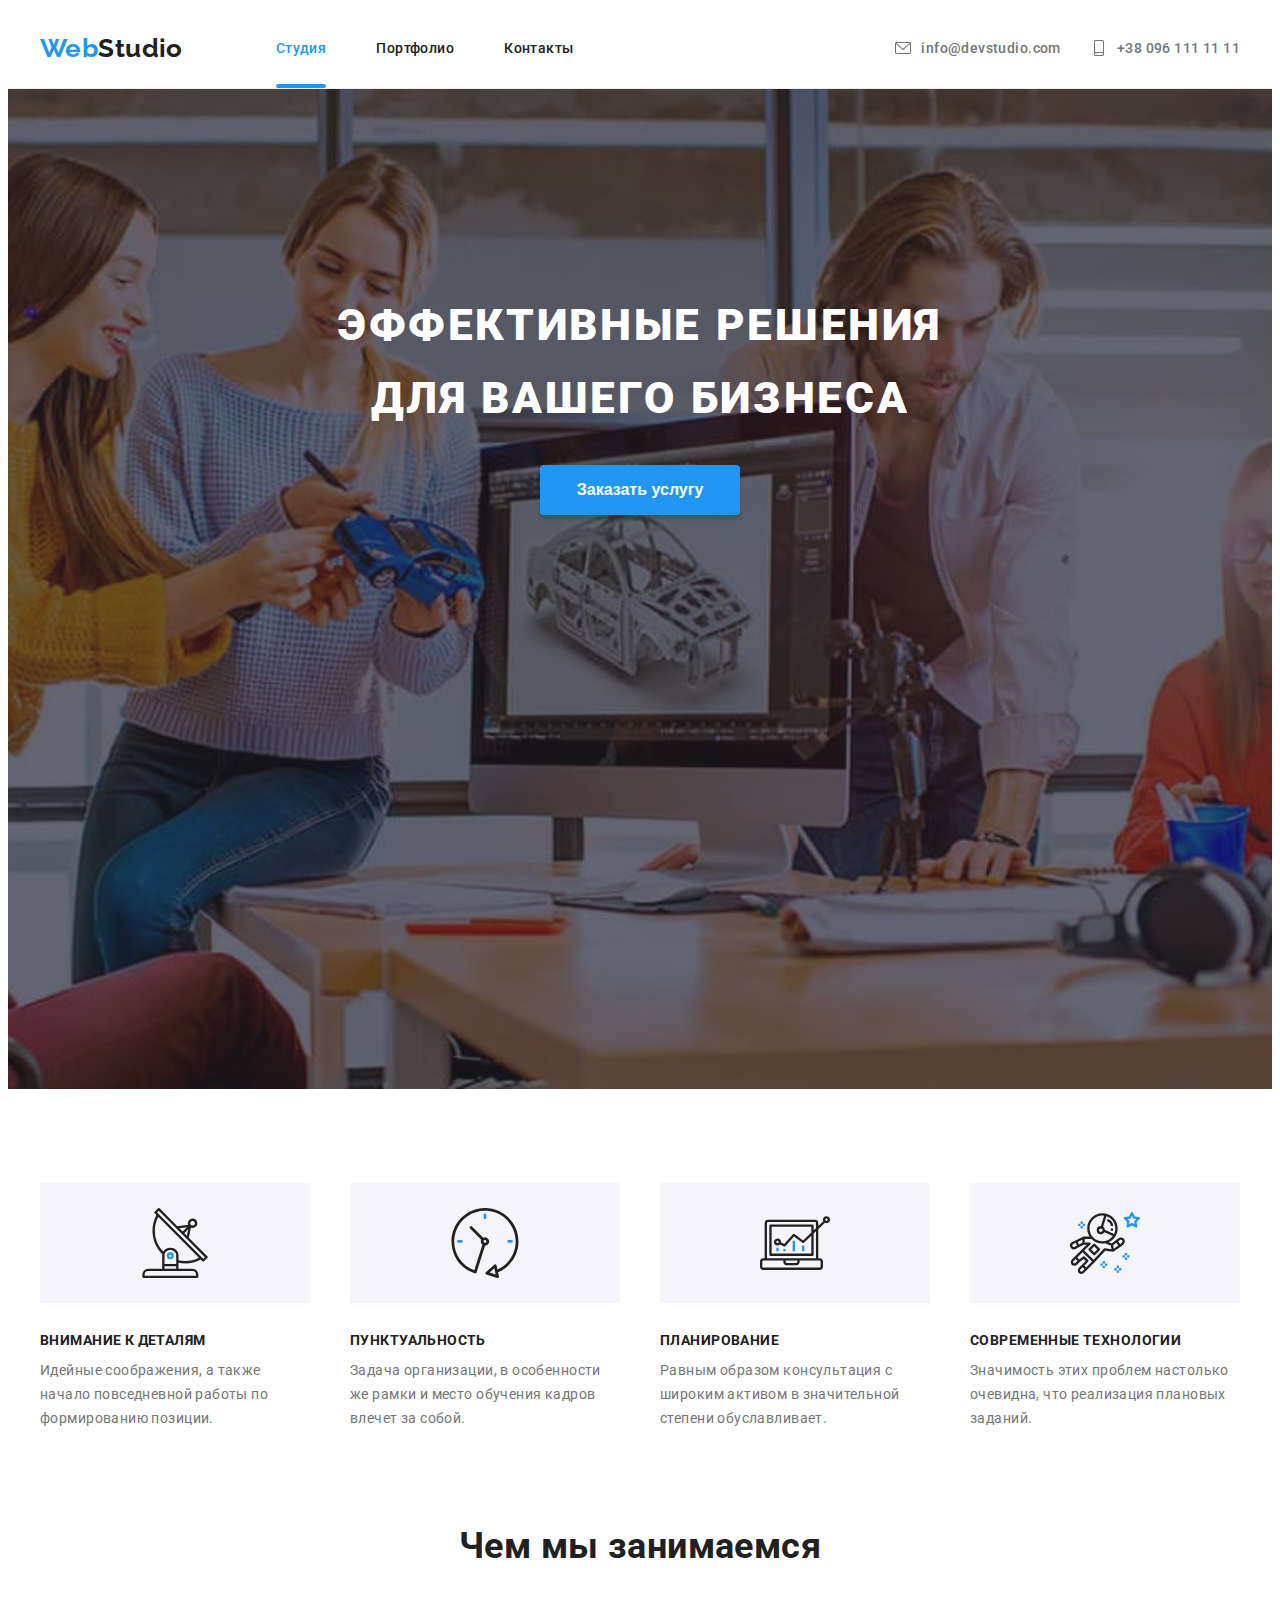
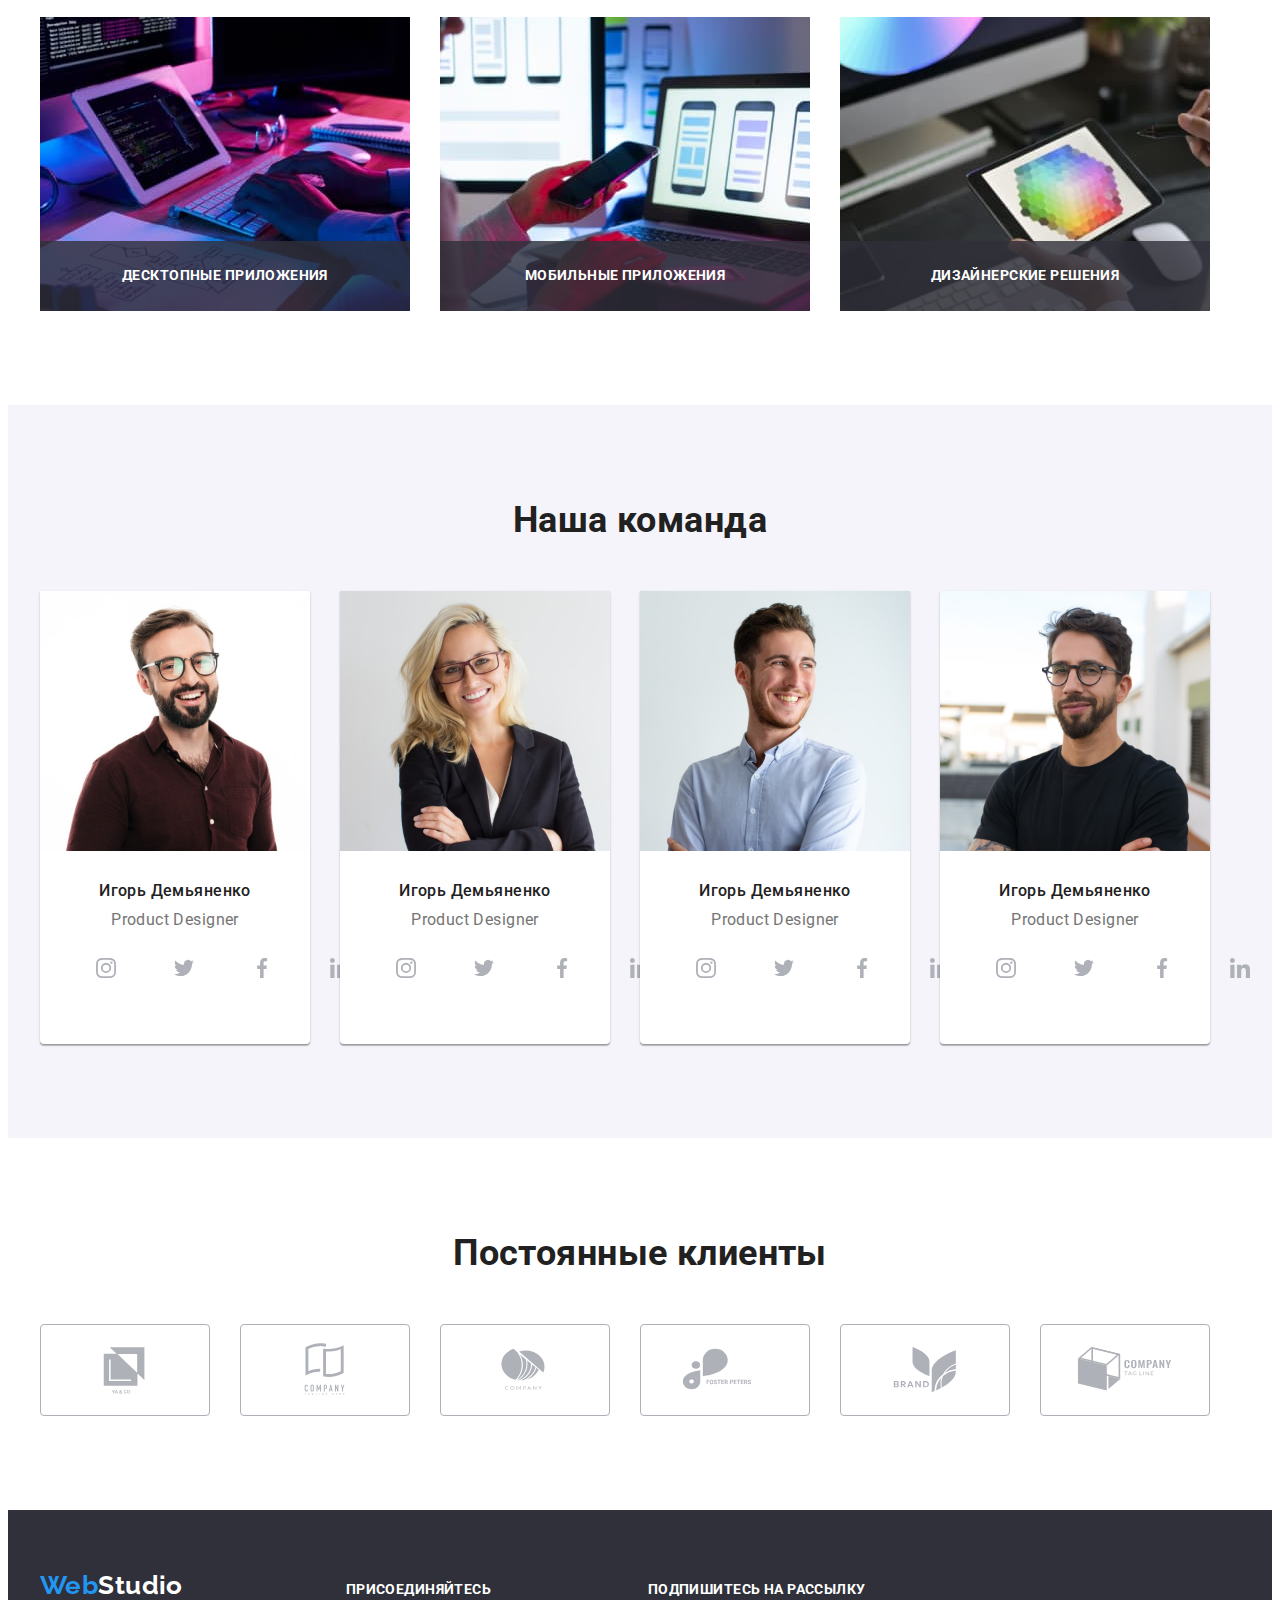
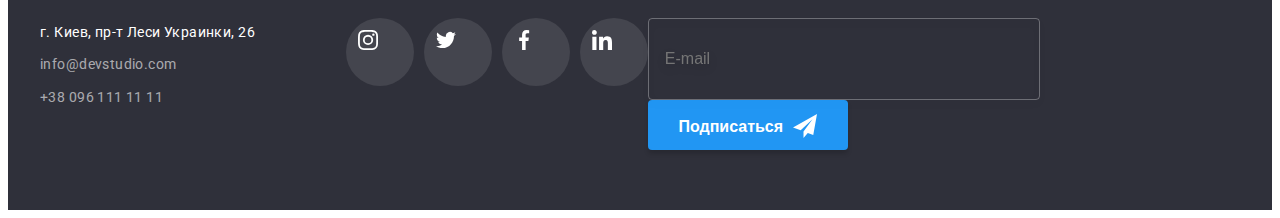
<file: index.html>
<!DOCTYPE html>
<html lang="ru">
    <head>
        <meta charset="UTF-8" />
        <meta http-equiv="X-UA-Compatible" content="IE=edge" />
        <meta name="viewport" content="width=device-width, initial-scale=1.0" />
        <title>Студия</title>
        <link
            rel="stylesheet"
            href="https://cdnjs.cloudflare.com/ajax/libs/modern-normalize/1.1.0/modern-normalize.min.css"
            integrity="sha512-wpPYUAdjBVSE4KJnH1VR1HeZfpl1ub8YT/NKx4PuQ5NmX2tKuGu6U/JRp5y+Y8XG2tV+wKQpNHVUX03MfMFn9Q=="
            crossorigin="anonymous"
            referrerpolicy="no-referrer"
        />
        <link
            href="https://fonts.googleapis.com/css2?family=Raleway:wght@700&family=Roboto:wght@400;500;700;900&display=swap"
            rel="stylesheet"
        />
        <link rel="stylesheet" href="css/styles.css" />
    </head>

    <body class="page">
        <header class="page-header">
            <div class="container main-nav">
                <nav class="main-nav">
                    <a href="./index.html" class="logo link"
                        >Web<span class="logo-second-part">Studio</span></a
                    >

                    <ul class="site-nav">
                        <li class="item"><a href="./index.html" class="link current">Студия</a></li>
                        <li class="item"><a href="./portfolio.html" class="link">Портфолио</a></li>
                        <li class="item"><a href="./contact.html" class="link">Контакты</a></li>
                    </ul>
                </nav>

                <ul class="contacts">
                    <li class="item">
                        <a href="mailto:info@devstudio.com" class="link">
                            <svg class="icon" width="16" height="16">
                                <use href="./images/sprite.svg#envelope"></use>
                            </svg>
                            info@devstudio.com</a
                        >
                    </li>
                    <li class="item">
                        <a href="tel:+380961111111" class="link">
                            <svg class="icon" width="16" height="16">
                                <use href="./images/sprite.svg#smartphone"></use></svg
                            >+38 096 111 11 11</a
                        >
                    </li>
                </ul>
            </div>
        </header>

        <main>
            <section class="hero-section">
                <div class="container">
                    <h1 class="hero-title">
                        ЭФФЕКТИВНЫЕ РЕШЕНИЯ<br />
                        ДЛЯ ВАШЕГО БИЗНЕСА
                    </h1>

                    <button type="button" class="button" data-modal-open>Заказать услугу</button>
                </div>
            </section>

            <section class="section advantage">
                <div class="container">
                    <h2 class="section-title hide">Наши преимущества</h2>
                    <ul class="advantage-list">
                        <li class="item icon-antenna">
                            <div class="image">
                                <svg class="icon">
                                    <use href="./images/sprite.svg#antenna"></use>
                                </svg>
                            </div>
                            <h3 class="title">ВНИМАНИЕ К ДЕТАЛЯМ</h3>
                            <p class="text">
                                Идейные соображения, а также начало повседневной работы по
                                формированию позиции.
                            </p>
                        </li>
                        <li class="item icon-clock">
                            <div class="image">
                                <svg class="icon">
                                    <use href="./images/sprite.svg#clock"></use>
                                </svg>
                            </div>
                            <h3 class="title">ПУНКТУАЛЬНОСТЬ</h3>
                            <p class="text">
                                Задача организации, в особенности же рамки и место обучения кадров
                                влечет за собой.
                            </p>
                        </li>
                        <li class="item icon-diagram">
                            <div class="image">
                                <svg class="icon">
                                    <use href="./images/sprite.svg#diagram"></use>
                                </svg>
                            </div>
                            <h3 class="title">ПЛАНИРОВАНИЕ</h3>
                            <p class="text">
                                Равным образом консультация с широким активом в значительной степени
                                обуславливает.
                            </p>
                        </li>
                        <li class="item icon-astronaut">
                            <div class="image">
                                <svg class="icon">
                                    <use href="./images/sprite.svg#astronaut"></use>
                                </svg>
                            </div>
                            <h3 class="title">СОВРЕМЕННЫЕ ТЕХНОЛОГИИ</h3>
                            <p class="text">
                                Значимость этих проблем настолько очевидна, что реализация плановых
                                заданий.
                            </p>
                        </li>
                    </ul>
                </div>
            </section>

            <section class="section works">
                <div class="container">
                    <h2 class="section-title">Чем мы занимаемся</h2>
                    <ul class="works-list">
                        <li class="item">
                            <div class="overlay-block">
                                <img
                                    src="images/img1.jpg"
                                    alt="Разработка ПО"
                                    width="370"
                                    class="image"
                                />
                                <p class="overlay-text">Десктопные приложения</p>
                            </div>
                        </li>
                        <li class="item">
                            <div class="overlay-block">
                                <img
                                    src="images/img2.jpg"
                                    alt="Разработка веб дизайна для смартфонов"
                                    width="370"
                                    class="image"
                                />
                                <p class="overlay-text">Мобильные приложения</p>
                            </div>
                        </li>
                        <li class="item">
                            <div class="overlay-block">
                                <img
                                    src="images/img3.jpg"
                                    alt="Подбор цветовой гаммы"
                                    width="370"
                                    class="image"
                                />
                                <p class="overlay-text">Дизайнерские решения</p>
                            </div>
                        </li>
                    </ul>
                </div>
            </section>

            <section class="section team-section">
                <div class="container team-list">
                    <h2 class="section-title">Наша команда</h2>
                    <ul class="team">
                        <li class="item">
                            <img
                                src="images/foto1.jpg"
                                alt="Игорь Демьяненко, Product Designer"
                                class="image"
                                width="270"
                            />
                            <div class="team-info">
                                <h3 class="name">Игорь Демьяненко</h3>
                                <p class="specialization">Product Designer</p>
                                <ul class="social">
                                    <li class="social-item">
                                        <a href="" class="social-link">
                                            <svg class="icon" width="20" height="20">
                                                <use
                                                    href="./images/sprite.svg#instagram"
                                                ></use></svg
                                        ></a>
                                    </li>
                                    <li class="social-item">
                                        <a href="" class="social-link">
                                            <svg class="icon" width="20" height="20">
                                                <use href="./images/sprite.svg#twitter"></use></svg
                                        ></a>
                                    </li>
                                    <li class="social-item">
                                        <a href="" class="social-link">
                                            <svg class="icon" width="20" height="20">
                                                <use href="./images/sprite.svg#facebook"></use></svg
                                        ></a>
                                    </li>
                                    <li class="social-item">
                                        <a href="" class="social-link">
                                            <svg class="icon" width="20" height="20">
                                                <use href="./images/sprite.svg#linkedin"></use></svg
                                        ></a>
                                    </li>
                                </ul>
                            </div>
                        </li>
                        <li class="item">
                            <img
                                src="images/foto2.jpg"
                                alt="Ольга Репина, Frontend Developer"
                                class="image"
                                width="270"
                            />
                            <div class="team-info">
                                <h3 class="name">Игорь Демьяненко</h3>
                                <p class="specialization">Product Designer</p>
                                <ul class="social">
                                    <li class="social-item">
                                        <a href="" class="social-link">
                                            <svg class="icon" width="20" height="20">
                                                <use
                                                    href="./images/sprite.svg#instagram"
                                                ></use></svg
                                        ></a>
                                    </li>
                                    <li class="social-item">
                                        <a href="" class="social-link">
                                            <svg class="icon" width="20" height="20">
                                                <use href="./images/sprite.svg#twitter"></use></svg
                                        ></a>
                                    </li>
                                    <li class="social-item">
                                        <a href="" class="social-link">
                                            <svg class="icon" width="20" height="20">
                                                <use href="./images/sprite.svg#facebook"></use></svg
                                        ></a>
                                    </li>
                                    <li class="social-item">
                                        <a href="" class="social-link">
                                            <svg class="icon" width="20" height="20">
                                                <use href="./images/sprite.svg#linkedin"></use></svg
                                        ></a>
                                    </li>
                                </ul>
                            </div>
                        </li>
                        <li class="item">
                            <img
                                src="images/foto3.jpg"
                                alt="Николай Тарасов, Marketing"
                                class="image"
                                width="270"
                            />
                            <div class="team-info">
                                <h3 class="name">Игорь Демьяненко</h3>
                                <p class="specialization">Product Designer</p>
                                <ul class="social">
                                    <li class="social-item">
                                        <a href="" class="social-link">
                                            <svg class="icon" width="20" height="20">
                                                <use
                                                    href="./images/sprite.svg#instagram"
                                                ></use></svg
                                        ></a>
                                    </li>
                                    <li class="social-item">
                                        <a href="" class="social-link">
                                            <svg class="icon" width="20" height="20">
                                                <use href="./images/sprite.svg#twitter"></use></svg
                                        ></a>
                                    </li>
                                    <li class="social-item">
                                        <a href="" class="social-link">
                                            <svg class="icon" width="20" height="20">
                                                <use href="./images/sprite.svg#facebook"></use></svg
                                        ></a>
                                    </li>
                                    <li class="social-item">
                                        <a href="" class="social-link">
                                            <svg class="icon" width="20" height="20">
                                                <use href="./images/sprite.svg#linkedin"></use></svg
                                        ></a>
                                    </li>
                                </ul>
                            </div>
                        </li>
                        <li class="item">
                            <img
                                src="images/foto4.jpg"
                                alt="Михаил Ермаков, UI Designer"
                                class="image"
                                width="270"
                            />
                            <div class="team-info">
                                <h3 class="name">Игорь Демьяненко</h3>
                                <p class="specialization">Product Designer</p>
                                <ul class="social">
                                    <li class="social-item">
                                        <a href="" class="social-link">
                                            <svg class="icon" width="20" height="20">
                                                <use
                                                    href="./images/sprite.svg#instagram"
                                                ></use></svg
                                        ></a>
                                    </li>
                                    <li class="social-item">
                                        <a href="" class="social-link">
                                            <svg class="icon" width="20" height="20">
                                                <use href="./images/sprite.svg#twitter"></use></svg
                                        ></a>
                                    </li>
                                    <li class="social-item">
                                        <a href="" class="social-link">
                                            <svg class="icon" width="20" height="20">
                                                <use href="./images/sprite.svg#facebook"></use></svg
                                        ></a>
                                    </li>
                                    <li class="social-item">
                                        <a href="" class="social-link">
                                            <svg class="icon" width="20" height="20">
                                                <use href="./images/sprite.svg#linkedin"></use></svg
                                        ></a>
                                    </li>
                                </ul>
                            </div>
                        </li>
                    </ul>
                </div>
            </section>

            <section class="section clients">
                <div class="container">
                    <h2 class="section-title">Постоянные клиенты</h2>
                    <ul class="clients-list">
                        <li class="item">
                            <a href="" class="clients-link">
                                <svg class="icon">
                                    <use href="./images/sprite.svg#logo1"></use>
                                </svg>
                            </a>
                        </li>
                        <li class="item">
                            <a href="" class="clients-link">
                                <svg class="icon">
                                    <use href="./images/sprite.svg#logo2"></use>
                                </svg>
                            </a>
                        </li>
                        <li class="item">
                            <a href="" class="clients-link">
                                <svg class="icon">
                                    <use href="./images/sprite.svg#logo3"></use>
                                </svg>
                            </a>
                        </li>
                        <li class="item">
                            <a href="" class="clients-link">
                                <svg class="icon">
                                    <use href="./images/sprite.svg#logo4"></use>
                                </svg>
                            </a>
                        </li>
                        <li class="item">
                            <a href="" class="clients-link">
                                <svg class="icon">
                                    <use href="./images/sprite.svg#logo5"></use>
                                </svg>
                            </a>
                        </li>
                        <li class="item">
                            <a href="" class="clients-link">
                                <svg class="icon">
                                    <use href="./images/sprite.svg#logo6"></use>
                                </svg>
                            </a>
                        </li>
                    </ul>
                </div>
            </section>
        </main>

        <div class="backdrop is-hidden" data-modal>
            <div class="modal">
                <button class="modal-close-button" data-modal-close>
                    <svg class="icon-close">
                        <use href="./images/sprite.svg#close"></use>
                    </svg>
                </button>
                <p class="modal-title">Оставьте свои данные, мы вам перезвоним</p>
                <form class="contact-form">
                    <label class="contact-form-label"
                        >Имя
                        <span class="input-wrapper">
                            <input type="text" name="user-name" class="contact-form-text" />
                            <svg class="icons-modal">
                                <use href="./images/icons.svg#icon-user"></use></svg></span
                    ></label>
                    <label class="contact-form-label"
                        >Телефон
                        <span class="input-wrapper">
                            <input type="tel" name="user-phone" class="contact-form-text" /><svg
                                class="icons-modal"
                            >
                                <use href="./images/icons.svg#icon-phone"></use></svg></span
                    ></label>
                    <label class="contact-form-label"
                        >Почта
                        <span class="input-wrapper">
                            <input type="email" name="user-email" class="contact-form-text" /><svg
                                class="icons-modal"
                            >
                                <use href="./images/icons.svg#icon-mail"></use></svg></span
                    ></label>
                    <label class="contact-form-label"
                        >Комментарий<span class="input-wrapper">
                            <textarea
                                name="comment"
                                cols="30"
                                rows="10"
                                placeholder="Введите текст"
                                class="contact-form-textarea"
                            ></textarea>
                        </span>
                    </label>
                    <div class="modal-wrapper">
                        <input
                            type="checkbox"
                            name="accept-policy"
                            id="policy-checkbox"
                            class="contact-form-checkbox visually-hidden"
                            required
                        />
                        <label for="policy-checkbox" class="contact-form-checkbox-label"
                            >Соглашаюсь с рассылкой и принимаю&nbsp;
                            <a href="#">Условия договора</a></label
                        >
                        <button type="submit" class="contact-form-btn">Отправить</button>
                    </div>
                </form>
            </div>
        </div>

        <footer class="footer">
            <div class="container">
                <div class="flex-container">
                    <div>
                        <a href="./index.html" class="logo"
                            >Web<span class="logo-footer-part">Studio</span></a
                        >

                        <address class="address">
                            <ul>
                                <li class="item">
                                    <p class="text">г. Киев, пр-т Леси Украинки, 26</p>
                                </li>
                                <li class="item">
                                    <a href="mailto:info@devstudio.com" class="link"
                                        >info@devstudio.com</a
                                    >
                                </li>
                                <li class="item">
                                    <a href="tel:+380961111111" class="link">+38 096 111 11 11</a>
                                </li>
                            </ul>
                        </address>
                    </div>

                    <div class="footer-social">
                        <p class="connect">присоединяйтесь</p>
                        <ul class="social">
                            <li class="social-item">
                                <a href="" class="social-link">
                                    <svg class="icon" width="20" height="20">
                                        <use href="./images/sprite.svg#instagram"></use></svg
                                ></a>
                            </li>
                            <li class="social-item">
                                <a href="" class="social-link">
                                    <svg class="icon" width="20" height="20">
                                        <use href="./images/sprite.svg#twitter"></use></svg
                                ></a>
                            </li>
                            <li class="social-item">
                                <a href="" class="social-link">
                                    <svg class="icon" width="20" height="20">
                                        <use href="./images/sprite.svg#facebook"></use></svg
                                ></a>
                            </li>
                            <li class="social-item">
                                <a href="" class="social-link">
                                    <svg class="icon" width="20" height="20">
                                        <use href="./images/sprite.svg#linkedin"></use></svg
                                ></a>
                            </li>
                        </ul>
                    </div>

                    <form class="footer-contact-form">
                        <label>Подпишитесь на рассылку </label>
                        <div>
                            <input
                                type="email"
                                name="subscribe-email"
                                placeholder="E-mail"
                                class="contact-form-input"
                                required
                            />
                            <button type="submit" class="form-btn">
                                Подписаться<svg class="icon-send">
                                    <use href="./images/icons.svg#icon-send"></use>
                                </svg>
                            </button>
                        </div>
                    </form>
                </div>
            </div>
        </footer>
        <script src="./js/modal.js"></script>
    </body>
</html>
</file>
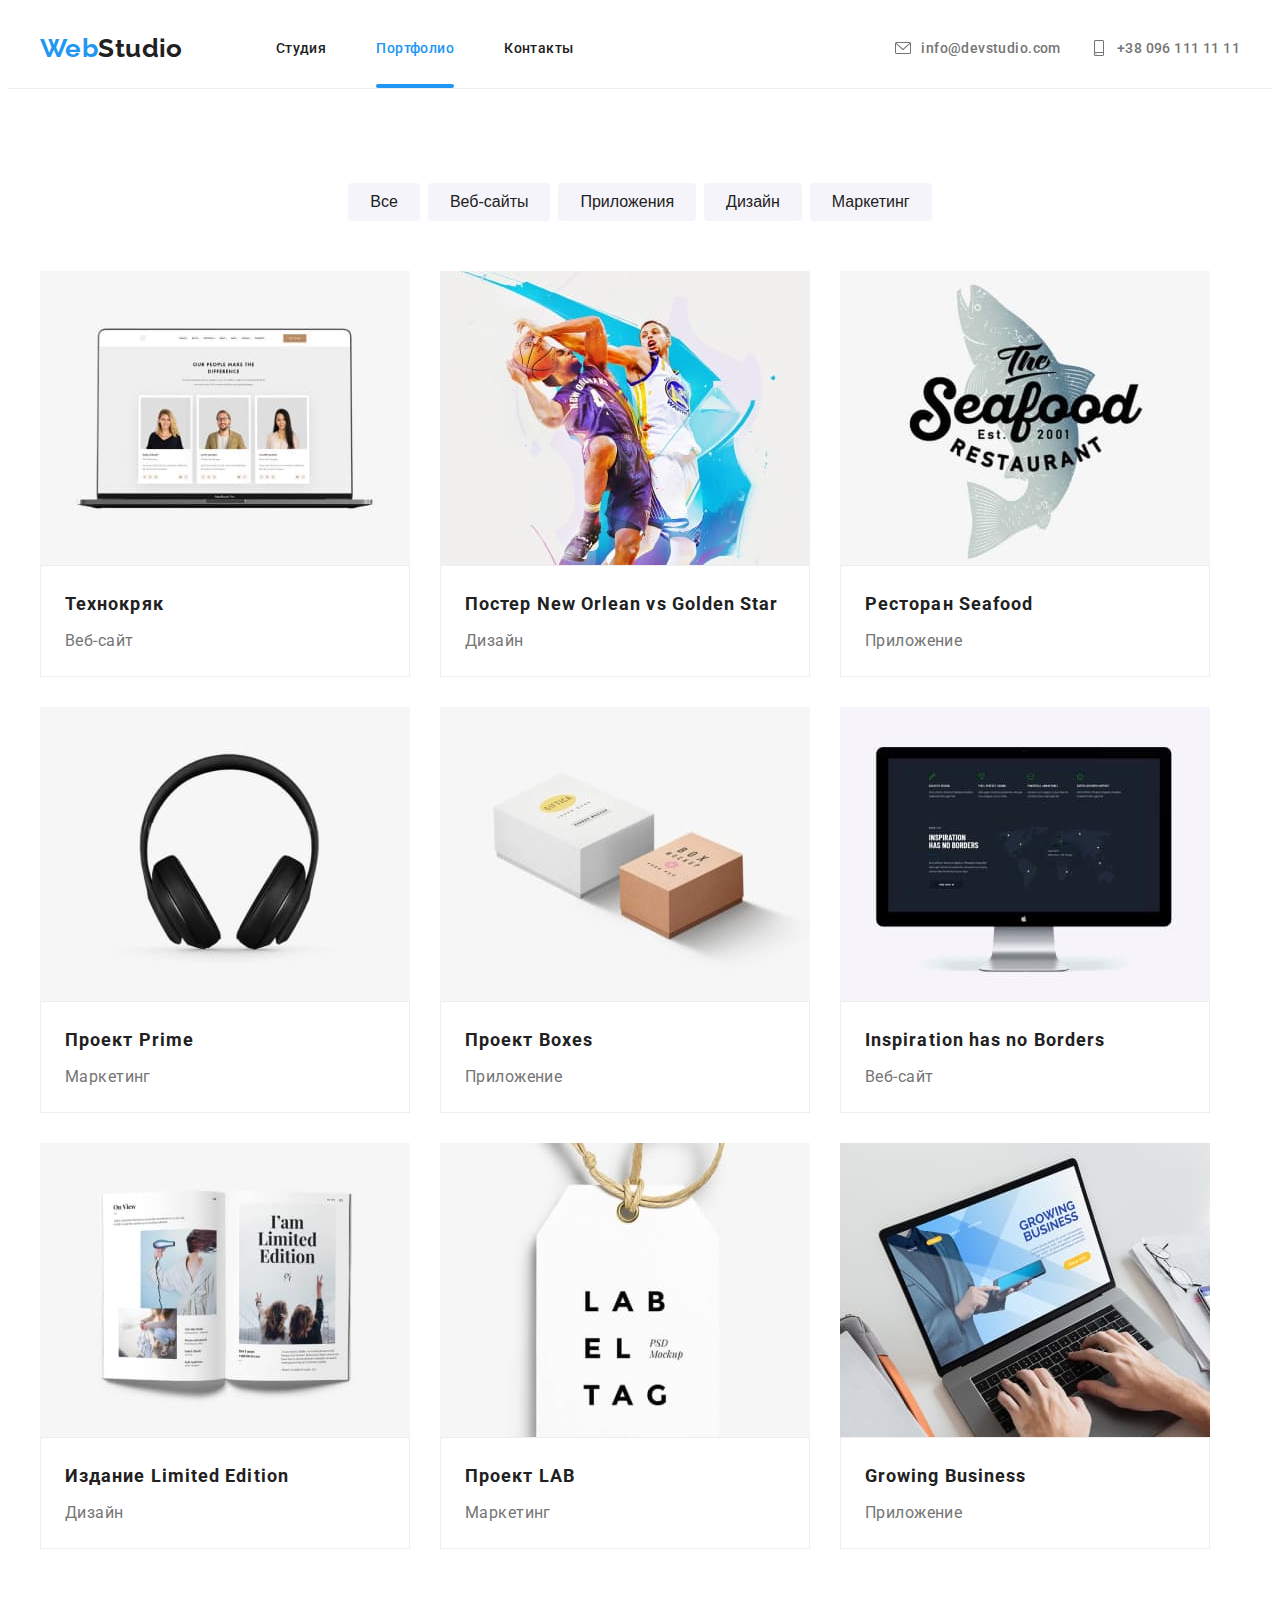
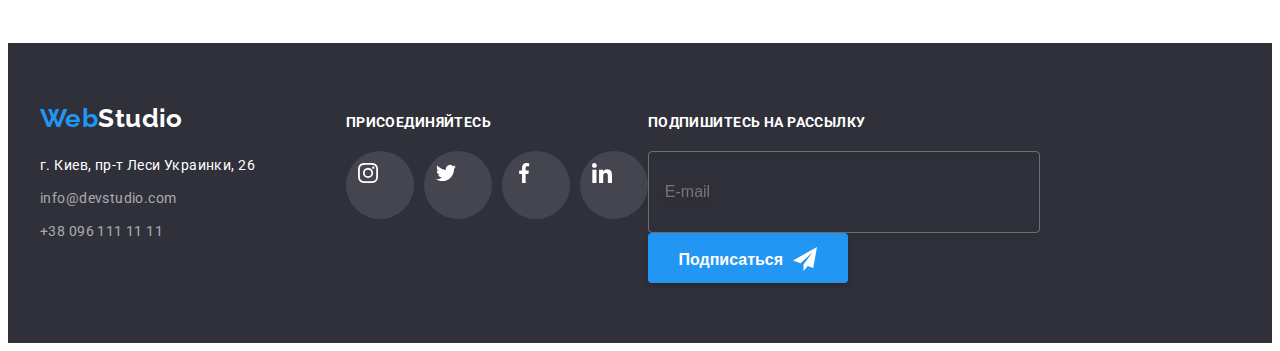
<file: portfolio.html>
<!DOCTYPE html>
<html lang="ru">
    <head>
        <meta charset="UTF-8" />
        <meta http-equiv="X-UA-Compatible" content="IE=edge" />
        <meta name="viewport" content="width=device-width, initial-scale=1.0" />
        <title>Студия</title>
        <link
            rel="stylesheet"
            href="https://cdnjs.cloudflare.com/ajax/libs/modern-normalize/1.1.0/modern-normalize.min.css"
            integrity="sha512-wpPYUAdjBVSE4KJnH1VR1HeZfpl1ub8YT/NKx4PuQ5NmX2tKuGu6U/JRp5y+Y8XG2tV+wKQpNHVUX03MfMFn9Q=="
            crossorigin="anonymous"
            referrerpolicy="no-referrer"
        />
        <link
            href="https://fonts.googleapis.com/css2?family=Raleway:wght@700&family=Roboto:wght@400;500;700;900&display=swap"
            rel="stylesheet"
        />
        <link rel="stylesheet" href="css/styles.css" />
    </head>

    <body class="page">
        <header class="page-header">
            <div class="container main-nav">
                <nav class="main-nav">
                    <a href="./index.html" class="logo link"
                        >Web<span class="logo-second-part">Studio</span></a
                    >

                    <ul class="site-nav">
                        <li class="item"><a href="./index.html" class="link">Студия</a></li>
                        <li class="item">
                            <a href="./portfolio.html" class="link current">Портфолио</a>
                        </li>
                        <li class="item"><a href="./contact.html" class="link">Контакты</a></li>
                    </ul>
                </nav>

                <ul class="contacts">
                    <li class="item">
                        <a href="mailto:info@devstudio.com" class="link">
                            <svg class="icon" width="16" height="16">
                                <use href="./images/sprite.svg#envelope"></use>
                            </svg>
                            info@devstudio.com</a
                        >
                    </li>
                    <li class="item">
                        <a href="tel:+380961111111" class="link">
                            <svg class="icon" width="16" height="16">
                                <use href="./images/sprite.svg#smartphone"></use></svg
                            >+38 096 111 11 11</a
                        >
                    </li>
                </ul>
            </div>
        </header>

        <main>
            <section class="section">
                <div class="container">
                    <h1 class="hide">Портфолио</h1>
                    <ul class="filter list">
                        <li class="item">
                            <button type="button" class="button">Все</button>
                        </li>
                        <li class="item">
                            <button type="button" class="button">Веб-сайты</button>
                        </li>
                        <li class="item">
                            <button type="button" class="button">Приложения</button>
                        </li>
                        <li class="item">
                            <button type="button" class="button">Дизайн</button>
                        </li>
                        <li class="item">
                            <button type="button" class="button">Маркетинг</button>
                        </li>
                    </ul>

                    <ul class="portfolio list">
                        <li class="flex-element">
                            <a href="" class="item">
                                <div class="box">
                                    <div class="overlay-message">
                                        <p>
                                            Ресурс предлагает комплексные предложения с разным
                                            уровнем функционала и сервисов. Все это позволит
                                            посетителю получить исчерпывающие сведения о компании
                                            или частном лице.
                                        </p>
                                    </div>
                                    <img
                                        src="images/portfolio1.jpg"
                                        alt="Технокряк"
                                        width="370"
                                        class="image"
                                    />
                                </div>
                                <div class="description">
                                    <h2 class="name">Технокряк</h2>
                                    <p class="tag">Веб-сайт</p>
                                </div>
                            </a>
                        </li>
                        <li class="flex-element">
                            <a href="" class="item">
                                <div class="box">
                                    <div class="overlay-message">
                                        <p>
                                            Ресурс предлагает комплексные предложения с разным
                                            уровнем функционала и сервисов. Все это позволит
                                            посетителю получить исчерпывающие сведения о компании
                                            или частном лице.
                                        </p>
                                    </div>
                                    <img
                                        src="images/portfolio2.jpg"
                                        alt="Постер New Orlean vs Golden Star"
                                        width="370"
                                        class="image"
                                    />
                                </div>
                                <div class="description">
                                    <h2 class="name">Постер New Orlean vs Golden Star</h2>
                                    <p class="tag">Дизайн</p>
                                </div>
                            </a>
                        </li>
                        <li class="flex-element">
                            <a href="" class="item">
                                <div class="box">
                                    <div class="overlay-message">
                                        <p>
                                            Ресурс предлагает комплексные предложения с разным
                                            уровнем функционала и сервисов. Все это позволит
                                            посетителю получить исчерпывающие сведения о компании
                                            или частном лице.
                                        </p>
                                    </div>
                                    <img
                                        src="images/portfolio3.jpg"
                                        alt="Ресторан Seafood"
                                        width="370"
                                        class="image"
                                    />
                                </div>
                                <div class="description">
                                    <h2 class="name">Ресторан Seafood</h2>
                                    <p class="tag">Приложение</p>
                                </div>
                            </a>
                        </li>
                        <li class="flex-element">
                            <a href="" class="item">
                                <div class="box">
                                    <div class="overlay-message">
                                        <p>
                                            Ресурс предлагает комплексные предложения с разным
                                            уровнем функционала и сервисов. Все это позволит
                                            посетителю получить исчерпывающие сведения о компании
                                            или частном лице.
                                        </p>
                                    </div>
                                    <img
                                        src="images/portfolio4.jpg"
                                        alt="Проект Prime"
                                        width="370"
                                        class="image"
                                    />
                                </div>
                                <div class="description">
                                    <h2 class="name">Проект Prime</h2>
                                    <p class="tag">Маркетинг</p>
                                </div>
                            </a>
                        </li>
                        <li class="flex-element">
                            <a href="" class="item">
                                <div class="box">
                                    <div class="overlay-message">
                                        <p>
                                            Ресурс предлагает комплексные предложения с разным
                                            уровнем функционала и сервисов. Все это позволит
                                            посетителю получить исчерпывающие сведения о компании
                                            или частном лице.
                                        </p>
                                    </div>
                                    <img
                                        src="images/portfolio5.jpg"
                                        alt="Проект Boxes"
                                        width="370"
                                        class="image"
                                    />
                                </div>
                                <div class="description">
                                    <h2 class="name">Проект Boxes</h2>
                                    <p class="tag">Приложение</p>
                                </div>
                            </a>
                        </li>
                        <li class="flex-element">
                            <a href="" class="item">
                                <div class="box">
                                    <div class="overlay-message">
                                        <p>
                                            Ресурс предлагает комплексные предложения с разным
                                            уровнем функционала и сервисов. Все это позволит
                                            посетителю получить исчерпывающие сведения о компании
                                            или частном лице.
                                        </p>
                                    </div>
                                    <img
                                        src="images/portfolio6.jpg"
                                        alt="Inspiration has no Borders"
                                        width="370"
                                        class="image"
                                    />
                                </div>
                                <div class="description">
                                    <h2 class="name">Inspiration has no Borders</h2>
                                    <p class="tag">Веб-сайт</p>
                                </div>
                            </a>
                        </li>
                        <li class="flex-element">
                            <a href="" class="item">
                                <div class="box">
                                    <div class="overlay-message">
                                        <p>
                                            Ресурс предлагает комплексные предложения с разным
                                            уровнем функционала и сервисов. Все это позволит
                                            посетителю получить исчерпывающие сведения о компании
                                            или частном лице.
                                        </p>
                                    </div>
                                    <img
                                        src="images/portfolio7.jpg"
                                        width="370"
                                        alt="Издание Limited Edition"
                                        class="image"
                                    />
                                </div>
                                <div class="description">
                                    <h2 class="name">Издание Limited Edition</h2>
                                    <p class="tag">Дизайн</p>
                                </div>
                            </a>
                        </li>
                        <li class="flex-element">
                            <a href="" class="item">
                                <div class="box">
                                    <div class="overlay-message">
                                        <p>
                                            Ресурс предлагает комплексные предложения с разным
                                            уровнем функционала и сервисов. Все это позволит
                                            посетителю получить исчерпывающие сведения о компании
                                            или частном лице.
                                        </p>
                                    </div>
                                    <img
                                        src="images/portfolio8.jpg"
                                        alt="Проект LAB"
                                        width="370"
                                        class="image"
                                    />
                                </div>
                                <div class="description">
                                    <h2 class="name">Проект LAB</h2>
                                    <p class="tag">Маркетинг</p>
                                </div>
                            </a>
                        </li>
                        <li class="flex-element">
                            <a href="" class="item">
                                <div class="box">
                                    <div class="overlay-message">
                                        <p>
                                            Ресурс предлагает комплексные предложения с разным
                                            уровнем функционала и сервисов. Все это позволит
                                            посетителю получить исчерпывающие сведения о компании
                                            или частном лице.
                                        </p>
                                    </div>
                                    <img
                                        src="images/portfolio9.jpg"
                                        alt="Growing Business"
                                        width="370"
                                        class="image"
                                    />
                                </div>
                                <div class="description">
                                    <h2 class="name">Growing Business</h2>
                                    <p class="tag">Приложение</p>
                                </div>
                            </a>
                        </li>
                    </ul>
                </div>
            </section>
        </main>

        <footer class="footer">
            <div class="container">
                <div class="flex-container">
                    <div>
                        <a href="./index.html" class="logo"
                            >Web<span class="logo-footer-part">Studio</span></a
                        >

                        <address class="address">
                            <ul>
                                <li class="item">
                                    <p class="text">г. Киев, пр-т Леси Украинки, 26</p>
                                </li>
                                <li class="item">
                                    <a href="mailto:info@devstudio.com" class="link"
                                        >info@devstudio.com</a
                                    >
                                </li>
                                <li class="item">
                                    <a href="tel:+380961111111" class="link">+38 096 111 11 11</a>
                                </li>
                            </ul>
                        </address>
                    </div>

                    <div class="footer-social">
                        <p class="connect">присоединяйтесь</p>
                        <ul class="social">
                            <li class="social-item">
                                <a href="" class="social-link">
                                    <svg class="icon" width="20" height="20">
                                        <use href="./images/sprite.svg#instagram"></use></svg
                                ></a>
                            </li>
                            <li class="social-item">
                                <a href="" class="social-link">
                                    <svg class="icon" width="20" height="20">
                                        <use href="./images/sprite.svg#twitter"></use></svg
                                ></a>
                            </li>
                            <li class="social-item">
                                <a href="" class="social-link">
                                    <svg class="icon" width="20" height="20">
                                        <use href="./images/sprite.svg#facebook"></use></svg
                                ></a>
                            </li>
                            <li class="social-item">
                                <a href="" class="social-link">
                                    <svg class="icon" width="20" height="20">
                                        <use href="./images/sprite.svg#linkedin"></use></svg
                                ></a>
                            </li>
                        </ul>
                    </div>

                    <form class="footer-contact-form">
                        <label>Подпишитесь на рассылку </label>
                        <div>
                            <input
                                type="email"
                                name="subscribe-email"
                                placeholder="E-mail"
                                class="contact-form-input"
                                required
                            />
                            <button type="submit" class="form-btn">
                                Подписаться<svg class="icon-send">
                                    <use href="./images/icons.svg#icon-send"></use>
                                </svg>
                            </button>
                        </div>
                    </form>
                </div>
            </div>
        </footer>
    </body>
</html>
</file>
<file: css/styles.css>
:root {
    --primary-text-color: #212121;
    --primary-white-color: #ffffff;
    --secondary-text-color: #757575;
    --tertiary-text-color: rgba(255, 255, 255, 0.6);
    --accent-color: #2196f3;
    --passive-color: #afb1b8;
    --hero-bg: #2f303a;
    --primary-bg-color: #ffffff;
    --secondary-bg-color: #f5f4fa;
    --footer-bg: #2f303a;
    --header-border: #ececec;
    --color-border: #eeeeee;
}

h1,
h2,
h3,
h4,
h5,
h6,
p {
    margin: 0;
}

ul {
    list-style: none;
    margin: 0;
    padding: 0;
}

.page {
    background: var(--primary-bg-color);
    color: var(--primary-text-color);
    font-family: 'Roboto', sans-serif;
    font-size: 14px;
    letter-spacing: 0.03em;
}

.container {
    margin-left: auto;
    margin-right: auto;
    width: 1200px;
    padding-left: 15px;
    padding-right: 15px;
}

.main-nav {
    display: flex;
    align-items: center;
}

.page-header {
    background: var(--primary-white-color);
    border-bottom: 1px solid var(--header-border);
}

.logo {
    display: block;
    margin-right: 93px;

    color: var(--accent-color);
    font-family: 'Raleway', sans-serif;
    font-weight: 700;
    font-size: 26px;
    line-height: 1.19;
    text-decoration: none;
}

.logo-second-part {
    color: var(--primary-text-color);
}

.logo-footer-part {
    color: var(--primary-white-color);
}

.contacts,
.site-nav {
    display: flex;
}

.contacts {
    margin-left: auto;
}

.site-nav .item:not(:last-child) {
    margin-right: 50px;
}

.contacts .item:not(:last-child) {
    margin-right: 30px;
}

.site-nav .link,
.contacts .link {
    display: flex;
    padding-top: 32px;

    color: var(--primary-text-color);

    font-weight: 500;
    text-decoration: none;

    transition: color 250ms cubic-bezier(0.4, 0, 0.2, 1),
        background-color 250ms cubic-bezier(0.4, 0, 0.2, 1);
}

.site-nav .link {
    display: block;
}

.contacts .link {
    padding-bottom: 32px;
    color: var(--secondary-text-color);
}

.contacts .icon {
    margin-right: 10px;
    fill: currentColor;
}

.site-nav .link.current {
    color: var(--accent-color);
}

.current::after {
    display: block;
    content: '';
    height: 4px;
    width: 100%;
    margin-top: 28px;
    background-color: var(--accent-color);
    border-radius: 2px;
}

.site-nav .link:hover,
.contacts .link:hover,
.site-nav .link:focus,
.contacts .link:focus {
    color: var(--accent-color);
}

.site-nav .link:hover::after,
.site-nav .link:focus::after {
    display: block;
    content: '';
    height: 4px;
    width: 100%;
    margin-top: 28px;
    background-color: var(--accent-color);
    border-radius: 2px;
}

.section {
    padding-top: 94px;
    padding-bottom: 94px;
}

.hero-section {
    padding-top: 200px;
    padding-bottom: 200px;

    height: 600px;
    max-width: 1600px;
    margin-left: auto;
    margin-right: auto;
    background-image: linear-gradient(rgba(47, 48, 58, 0.4), rgba(47, 48, 58, 0.4)),
        url('../images/back_img.jpg');
    background-position: center;
    background-size: cover;
    background-repeat: no-repeat;

    background-color: var(--hero-bg);

    text-align: center;
}

.hero-title {
    margin-top: 0px;
    margin-bottom: 30px;

    color: var(--primary-white-color);

    font-family: 'Roboto';
    font-weight: 900;
    font-size: 44px;
    line-height: 1.66;
    letter-spacing: 0.06em;
}

.section-title {
    margin-top: 0;
    margin-bottom: 50px;

    color: var(--primary-text-color);
    font-weight: 700;
    font-size: 36px;
    line-height: 1.17;
    text-align: center;
}

.hero-section .button {
    color: var(--primary-white-color);
    background-color: var(--accent-color);
    font-weight: 700;
    font-size: 16px;
    line-height: 1.88; /* 30px/16px=1.88 */
    cursor: pointer;
    padding: 10px 32px 10px 32px;
    min-width: 200px;
    min-height: 50px;
    border: none;
    border-radius: 4px;
    text-align: center;

    box-shadow: 0px 4px 4px rgba(0, 0, 0, 0.15);
}

.hide {
    display: none;
}

.advantage-list {
    display: flex;
    justify-content: space-between;
}

.advantage-list .item {
    width: 270px;
}

.advantage-list .image {
    height: 120px;
    background: var(--secondary-bg-color);
    margin-bottom: 30px;
    display: flex;
    justify-content: center;
    align-items: center;
}

.advantage-list .icon {
    height: 70px;
    width: 70px;
    display: block;
    text-align: center;
}

.advantage-list .item:not(:last-child) {
    margin-right: 30px;
}

.advantage .title {
    color: var(--primary-text-color);
    font-size: 14px;
    font-weight: 700;
    line-height: 1.14; /* 16px/14px=1.14 */
    margin-top: 0;
    margin-bottom: 10px;
}

.advantage .text {
    color: var(--secondary-text-color);
    font-size: 14px;
    line-height: 1.71; /* 24px/14px=1.71 */
    margin-top: 0;
    margin-bottom: 0;
}

.works {
    padding-top: 0;
}

.works-list {
    display: flex;
    z-index: 0;
}

.works-list .image {
    display: block;
}

.works-list .item:not(:last-child) {
    margin-right: 30px;
}

.team-section {
    background-color: var(--secondary-bg-color);
}

.team {
    display: flex;
    text-align: center;
}

.team .item {
    width: 270px;
    background-color: var(--primary-bg-color);
    border-radius: 0px 0px 4px 4px;
    box-shadow: 0px 1px 3px rgba(0, 0, 0, 0.12), 0px 1px 1px rgba(0, 0, 0, 0.14),
        0px 2px 1px rgba(0, 0, 0, 0.2);
}

.team .item:not(:last-child) {
    margin-right: 30px;
}

.team .image {
    display: block;
}

.team-info {
    padding: 30px 32px;
}

.team .name {
    color: var(--primary-text-color);
    font-weight: 500;
    line-height: 1.19; /* 19px/16px=1.19 */
    margin-bottom: 10px;
}

.team .specialization {
    color: var(--secondary-text-color);
    font-size: 16px;
    line-height: 1.19; /* 19px/16px=1.19 */
    margin-bottom: 16px;
}

.social {
    display: flex;
    justify-items: center;
}

.social .social-link {
    display: inline-block;
    width: 44px;
    height: 44px;
    padding: 12px;
    color: #afb1b8;
    border-radius: 50%;
    transition: color 250ms cubic-bezier(0.4, 0, 0.2, 1),
        background-color 250ms cubic-bezier(0.4, 0, 0.2, 1);
}

.social .social-item:not(:last-child) {
    margin-right: 10px;
}

.social .social-link:hover,
.social .social-link:focus {
    color: var(--primary-white-color);
    background-color: var(--accent-color);
}

.social .icon {
    fill: currentColor;
}

.clients-list {
    display: flex;
}

.clients-link {
    display: flex;
    width: 170px;
    height: 92px;

    justify-content: center;
    align-items: center;

    color: var(--passive-color);
    border: 1px solid var(--passive-color);
    box-sizing: border-box;
    border-radius: 4px;

    transition: color 250ms cubic-bezier(0.4, 0, 0.2, 1),
        border-color 250ms cubic-bezier(0.4, 0, 0.2, 1);
}

.clients-link:hover,
.clients-link:focus {
    border-color: var(--accent-color);
    color: var(--accent-color);
}

.clients-list .item:not(:last-child) {
    margin-right: 30px;
}

.clients-link .icon {
    width: 106px;
    height: 60px;
    fill: currentColor;
}

.footer {
    background-color: var(--footer-bg);
    padding-top: 60px;
    padding-bottom: 60px;
}

.address {
    margin-top: 20px;
    font-style: normal;
    line-height: 1.71; /* 24px/14px=1.71 */
}

.address .item:not(:last-child) {
    margin-bottom: 9px;
}

.address .text {
    color: var(--primary-white-color);
}

.address .link {
    color: var(--tertiary-text-color);
    text-decoration: none;

    transition: color 250ms cubic-bezier(0.4, 0, 0.2, 1);
}

.address .link:hover,
.address .link:focus {
    color: var(--accent-color);
}

.footer .connect {
    color: var(--primary-white-color);
    font-weight: 700;
    font-size: 14px; /* 16px/14px=1.14 */
    line-height: 1.14;
    text-transform: uppercase;
    margin-bottom: 20px;
}

.footer-social .social {
    padding: 0;
    justify-items: flex-start;
}

.footer .social-link {
    color: var(--primary-white-color);
    background: rgba(255, 255, 255, 0.1);
}

.footer-social {
    margin-left: 70px;
}

.filter {
    display: flex;
    justify-content: center;
}

.filter .item + .item {
    margin-left: 8px;
}

.filter .button {
    color: var(--primary-text-color);
    background-color: var(--secondary-bg-color);
    font-weight: 500;
    font-size: 16px;
    line-height: 1.63; /* 26px/16px=1.63 */
    cursor: pointer;
    padding: 6px 22px 6px 22px;
    border: none;
    border-radius: 4px;

    transition: color 250ms cubic-bezier(0.4, 0, 0.2, 1),
        background-color 250ms cubic-bezier(0.4, 0, 0.2, 1),
        box-shadow 250ms cubic-bezier(0.4, 0, 0.2, 1);
}

.filter .button:hover,
.filter .button:focus {
    color: var(--primary-white-color);
    background-color: var(--accent-color);
    box-shadow: 0px 3px 1px rgba(0, 0, 0, 0.1), 0px 1px 2px rgba(0, 0, 0, 0.08),
        0px 2px 2px rgba(0, 0, 0, 0.12);
}

.item {
    text-decoration: none;
    transition: color 250ms cubic-bezier(0.4, 0, 0.2, 1);
}

.item:hover,
.item:focus {
    color: var(--accent-color);
}

.portfolio {
    display: flex;
    flex-wrap: wrap;
    margin-top: 50px;
}

.portfolio .image {
    display: block;
}

.portfolio .flex-element {
    width: 370px;
}

.portfolio .item {
    display: block;
    transition: box-shadow 250ms cubic-bezier(0.4, 0, 0.2, 1);
}

.portfolio .item:hover,
.portfolio .item:focus {
    box-shadow: 0px 1px 1px rgba(0, 0, 0, 0.12), 0px 4px 4px rgba(0, 0, 0, 0.06),
        1px 4px 6px rgba(0, 0, 0, 0.16);
}

.portfolio .flex-element:not(:nth-child(3n)) {
    margin-right: 30px;
}

.portfolio .flex-element:not(:nth-last-child(-n + 3)) {
    margin-bottom: 30px;
}

.portfolio .name {
    margin-bottom: 0;

    color: var(--primary-text-color);
    font-weight: 700;
    font-size: 18px;
    line-height: 2; /* 36px/18px=2 */
    letter-spacing: 0.06em;
}

.portfolio .tag {
    margin-top: 4px;

    color: var(--secondary-text-color);
    font-size: 16px;
    line-height: 1.88; /* 30px/16px=1.88 */
}

.flex-element .description {
    padding-top: 20px;
    padding-left: 24px;
    padding-right: 24px;
    padding-bottom: 20px;
    border: 1px solid var(--color-border);
}

.flex-container {
    display: flex;
    align-items: baseline;
}

.backdrop {
    position: fixed;
    top: 0;
    left: 0;
    width: 100%;
    height: 100%;
    background: rgba(0, 0, 0, 0.2);
    transform: scale(100%);

    transition: opacity 250ms cubic-bezier(0.4, 0, 0.2, 1),
        visibility 250ms cubic-bezier(0.4, 0, 0.2, 1), transform 250ms cubic-bezier(0.4, 0, 0.2, 1);
}

.backdrop.is-hidden {
    opacity: 0;
    visibility: hidden;
    pointer-events: none;

    transform: scale(0);
}

.modal {
    position: absolute;
    width: 528px;
    height: 581px;
    top: 50%;
    left: 50%;
    transform: translate(-50%, -50%);
    padding: 40px 39px 40px 41px;

    background-color: #fff;

    box-shadow: 0px 1px 3px rgba(0, 0, 0, 0.12), 0px 1px 1px rgba(0, 0, 0, 0.14),
        0px 2px 1px rgba(0, 0, 0, 0.2);
    border-radius: 4px;
}

.modal-close-button {
    position: absolute;
    right: 8px;
    top: 8px;
    padding: 0;
    display: flex;
    width: 30px;
    height: 30px;
    background-color: transparent;
    border: 1px solid rgba(0, 0, 0, 0.1);
    border-radius: 50%;

    justify-content: center;
    align-items: center;

    cursor: pointer;
}

.modal-close-button:hover .icon-close,
.modal-close-button:focus .icon-close {
    fill: var(--accent-color);
}

.icon-close {
    height: 18px;
    width: 18px;
}

.overlay-block {
    position: relative;
}

.overlay-text {
    position: absolute;
    left: 0;
    bottom: 0;
    height: 70px;
    width: 100%;

    display: flex;
    justify-content: center;
    align-items: center;

    font-weight: 700;
    font-size: 14px;
    line-height: 1.14; /*  16/14=1,14  */

    text-transform: uppercase;

    color: #ffffff;

    background: rgba(47, 48, 58, 0.8);
}

.box {
    position: relative;

    overflow: hidden;
}

.overlay-message {
    position: absolute;
    top: 0;
    left: 0;
    width: 100%;
    height: 100%;
    padding: 63px 24px;

    font-size: 18px;
    line-height: 1.56; /* 28px/18px=1,56 */

    color: #ffffff;

    transition: transform 250ms cubic-bezier(0.4, 0, 0.2, 1);

    transform: translateY(200%);
    background: rgba(33, 150, 243, 0.9);
}

.flex-element:hover .overlay-message {
    transform: translateY(0);
}

.footer-contact-form {
    color: var(--primary-white-color);
    font-weight: 700;
    font-size: 16px; /* 16px/14px=1.14 */
    line-height: 1.14;

    margin-left: auto;
}

.footer-contact-form label {
    display: block;
    font-size: 14px;
    line-height: 1.14; /* 16px/14px=1.14 */
    text-transform: uppercase;
    margin-bottom: 20px;
}

.contact-form-input {
    width: 358px;
    height: 50px;

    font-size: 16px;
    line-height: 1.25; /* identical to box height, or 125% */

    padding: 15px 16px;
    border: 1px solid rgba(255, 255, 255, 0.3);
    filter: drop-shadow(0px 4px 4px rgba(0, 0, 0, 0.15));
    border-radius: 4px;

    color: var(--primary-white-color);
    background-color: transparent;
    outline: none;
}

.form-btn {
    width: 200px;
    height: 50px;

    font-weight: 700;
    font-size: 16px;
    line-height: 1.88; /*30/16=1.88 */

    color: var(--primary-white-color);
    background-color: var(--accent-color);

    border: 0;
    box-shadow: 0px 4px 4px rgba(0, 0, 0, 0.15);
    border-radius: 4px;
}

.icon-send {
    position: relative;
    top: 6px;
    width: 24px;
    height: 24px;
    margin-left: 10px;
    fill: var(--primary-white-color);
}

.modal-title {
    font-weight: 700;
    font-size: 20px;
    line-height: 23px;
    text-align: center;
    margin-bottom: 12px;

    color: #212121;
}

.contact-form-label {
    display: block;

    font-size: 12px;
    line-height: 1.17; /* 14px/12px=1.17 */

    letter-spacing: 0.01em;

    color: #757575;
}

.contact-form-label:not(:last-child) {
    margin-bottom: 10px;
}

.contact-form-text {
    width: 100%;
    height: 40px;
    padding-left: 42px;

    border: 1px solid rgba(33, 33, 33, 0.2);
    border-radius: 4px;

    transition: border-color 250ms cubic-bezier(0.4, 0, 0.2, 1);
}

.contact-form-textarea {
    width: 100%;
    height: 120px;
    padding: 12px 16px;

    color: rgba(117, 117, 117, 0.5);

    border: 1px solid rgba(33, 33, 33, 0.2);
    border-radius: 4px;
    resize: none;

    transition: border-color 250ms cubic-bezier(0.4, 0, 0.2, 1);
}

.contact-form-textarea:hover,
.contact-form-textarea:focus,
.contact-form-text:hover,
.contact-form-text:focus {
    border: 1px solid var(--accent-color);
    outline: none;
}
.contact-form-text:hover + .icons-modal,
.contact-form-text:focus + .icons-modal {
    fill: var(--accent-color);
}

.input-wrapper {
    display: block;
    position: relative;
    margin-top: 4px;
}

.icons-modal {
    position: absolute;
    width: 18px;
    height: 18px;
    top: 50%;
    left: 12px;
    transform: translateY(-50%);

    transition: fill 250ms cubic-bezier(0.4, 0, 0.2, 1);

    fill: var(--primary-text-color);
}

.modal-wrapper {
    text-align: center;
}

.contact-form-checkbox-label {
    display: flex;
    font-size: 14px;
    line-height: 1.7; /* 24px/14px=1.7 */

    color: var(--secondary-text-color);
    align-items: center;
    justify-content: center;
    cursor: pointer;
}

.contact-form-checkbox-label > a {
    color: var(--accent-color);
}

.contact-form-checkbox-label::before {
    display: inline-block;
    width: 16px;
    height: 15px;
    content: '';
    cursor: pointer;
    margin-right: 8px;
    background-image: url(../images/icon-uncheck.svg);
}

.contact-form-checkbox:focus + .contact-form-checkbox-label::before {
    outline: 1px solid var(--accent-color);
}

.contact-form-checkbox:checked + .contact-form-checkbox-label::before {
    background-image: url(../images/icon-check.svg);
}

.contact-form-btn {
    width: 200px;
    height: 50px;
    margin-top: 30px;

    font-weight: 700;
    font-size: 16px;
    line-height: 1.88; /*30/16=1.88 */
    letter-spacing: 0.06em;

    color: var(--primary-white-color);
    background-color: var(--accent-color);
    box-shadow: 0px 4px 4px rgba(0, 0, 0, 0.15);
    border-radius: 4px;
    border: 0;
    cursor: pointer;
}

.visually-hidden {
    position: absolute;
    width: 1px;
    height: 1px;
    margin: -1px;
    border: 0;
    padding: 0;
    clip-path: inset(100%);
    clip: rect(0 0 0 0);
    overflow: hidden;
}
</file>
